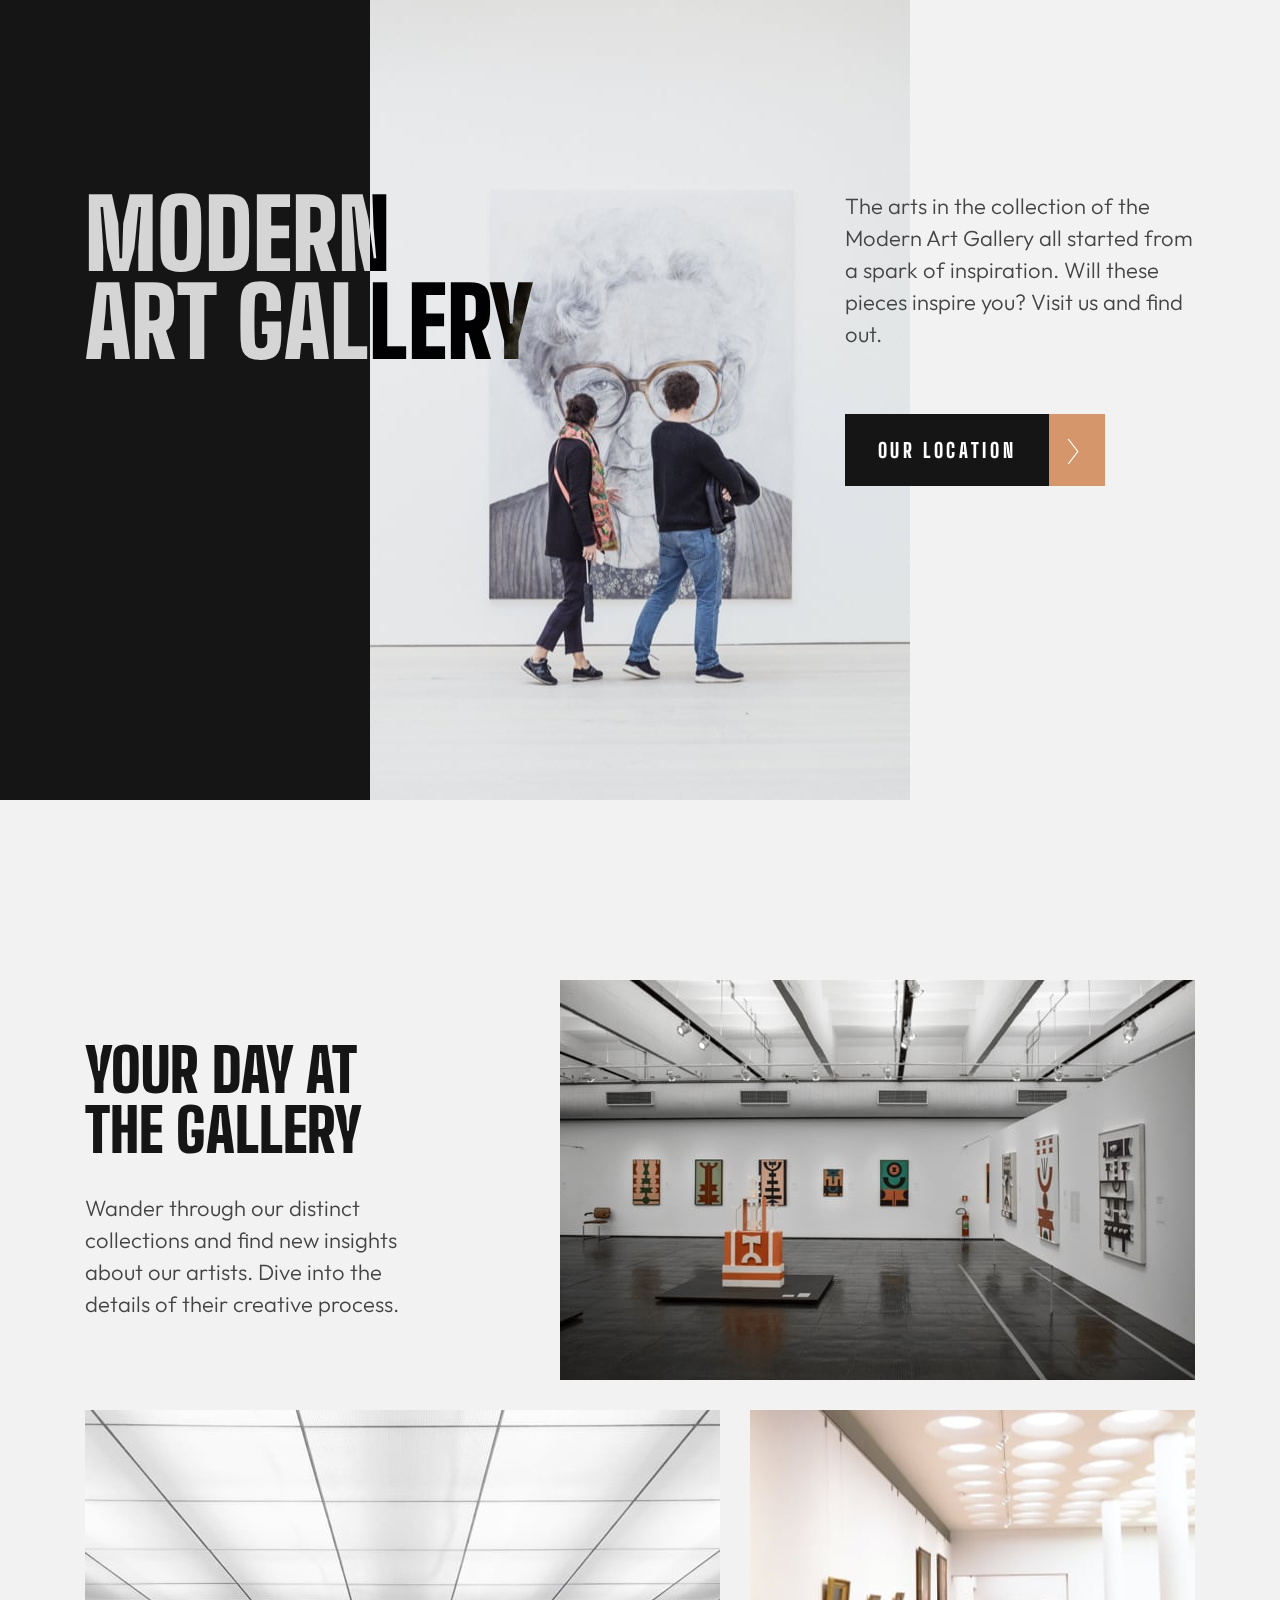
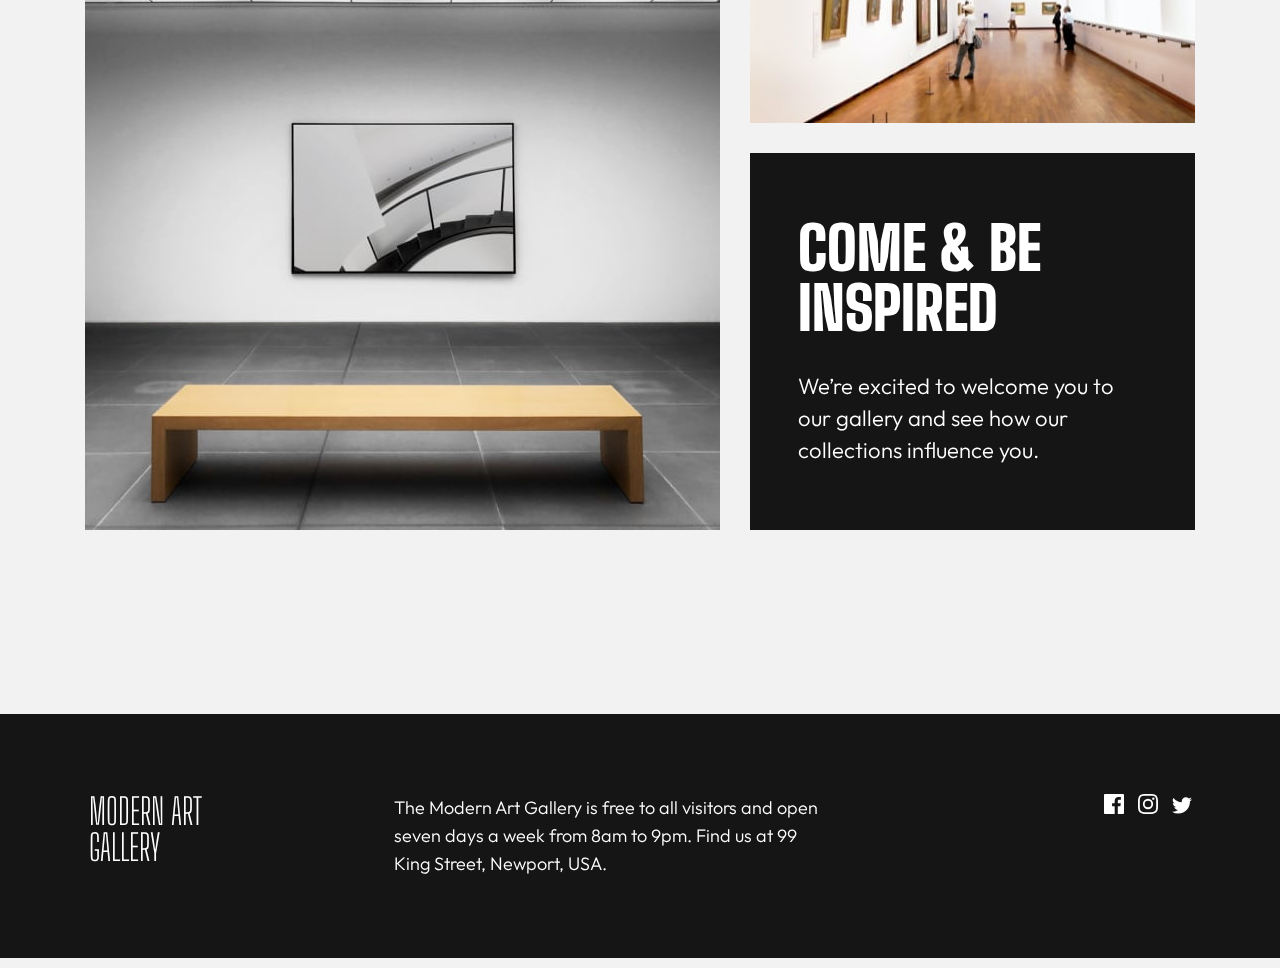
<file: index.html>
<!DOCTYPE html>
<html lang="en">
<head>
  <meta charset="UTF-8">
  <meta name="viewport" content="width=device-width, initial-scale=1.0">
  <link rel="preconnect" href="https://fonts.googleapis.com">
  <link rel="preconnect" href="https://fonts.gstatic.com" crossorigin>
  <link href="https://fonts.googleapis.com/css2?family=Big+Shoulders+Display:wght@900&display=swap" rel="stylesheet">

  <link rel="preconnect" href="https://fonts.googleapis.com">
<link rel="preconnect" href="https://fonts.gstatic.com" crossorigin>
<link href="https://fonts.googleapis.com/css2?family=Outfit:wght@300&display=swap" rel="stylesheet">

  <link rel="icon" type="image/png" sizes="32x32" href="./assets/favicon-32x32.png">
  <link rel="stylesheet" href="styles.css">
  
  <title>Frontend Mentor | Art gallery website</title>
</head>
  <body>
    <header id="head_container">
      <div id="head_container1">
            <div id="header_caption">
              <div id="header_caption1" class="inverted_colors bold-large-96 bold-font-l">Modern</div>
              <div id="header_caption2" class="inverted_colors bold-large-96 bold-font-l">Art Gallery</div>
            </div>
          <div id="header_description">
              <p id="header_paragraph" class="font-color-grey normal-size-22 normal-font-m">The arts in the collection of the Modern Art Gallery all started 
            from a spark of inspiration. Will these pieces inspire you? Visit 
            us and find out.</p> 
            
            <div id="head-button" class="header_button1">
              <button id="main-tour-button" class="button_border bold-font-m font-size-20 button-shape"><a href="./location.html" rel="noopener noreferrer" class="no-hyperlink">Our location</a></button> 
              <div class="arrow-button arrow"><img src="./assets/icon-arrow-right.svg" alt="" class="arrow-height"></div>
            </div>
          </div>
      </div>
      <div id="head_container2">
          <div id="head_caption_placeholder" class="desktop"></div>
          <div id="div_header_desktop_img" class="desktop">
            <img class="header_caption_img" src="./assets/desktop/image-hero.jpg" alt="">
          </div>

          <div id="div_header_tablet_img" class="tablet">
            <img class="header_caption_img" src="./assets/tablet/image-hero.jpg" alt="">
          </div>

          <div id="div_header_mobile_img" class="mobile">
            <img class="header_caption_img" src="./assets/mobile/image-hero.jpg" alt="">
          </div>
      </div> 

    </header>

    <main id="main_container">
        <div id="gallery_day_group">
          <div id="gallery_grid_caption" class="bold-large-60 bold-font-l margin_top_grid1">Your Day at the Gallery</div>
          <div id="grid_caption1" class="bold-large-60 bold-font-l margin_top_grid1">your day</div>
          <div id="grid_caption2" class="bold-large-60 bold-font-l">at the gallery</div>
          <p id="gallery_grid_narration" class="normal-font-m normal-size-22 font-color-grey"> Wander through our distinct collections and find new insights about our artists. Dive into the details of their creative process.</p>
        </div>

        <div id="img_desktop1" class="image-grid-1  desktop"><img src="./assets/desktop/image-grid-1.jpg" alt=""></div>
        <div id="img_tablet1" class="image-grid-1  tablet"><img src="./assets/tablet/image-grid-1.jpg" alt=""></div>
        <div id="img_mobile1" class="image-grid-1  mobile"><img src="./assets/mobile/image-grid-1.jpg" alt=""></div>

        <div id="img_desktop2" class="image-grid-2  desktop"><img src="./assets/desktop/image-grid-2.jpg" alt=""></div>
        <div id="img_tablet2" class="image-grid-2  tablet"><img src="./assets/tablet/image-grid-2.jpg" alt=""></div>
        <div id="img_mobile2" class="image-grid-2  mobile"><img src="./assets/mobile/image-grid-2.jpg" alt=""></div>

        <div id="img_desktop3" class="image-grid-3  desktop"><img src="./assets/desktop/image-grid-3.jpg" alt=""></div>
        <div id="img_tablet3" class="image-grid-3  tablet"><img src="./assets/tablet/image-grid-3.jpg" alt=""></div>
        <div id="img_mobile3"class="image-grid-3  mobile"><img src="./assets/mobile/image-grid-3.jpg" alt=""></div>

        <div id="gallery_invitation_group">
          <h2 id="gallery_invitation_header" class="bold-font-l bold-large-60 font-color-white">Come &amp; be inspired</h2>
          <p id="gallery_invitation_paragraph" class="normal-font-m normal-size-22 font-color-white">We’re excited to welcome you to our gallery and see how our collections influence you.</p>
        </div>
    </main>

    <footer id="footer_container">
        <div id="footer1">
          <div id="main-footer_head_text" class="footer-head-text-position bold-font-sm bold-large-36 font-color-white">Modern Art Gallery</div>
          <p id="main-footer-information" class="location-information normal-font-m normal-size-18 font-color-white">The Modern Art Gallery is free to all visitors and open seven days a week 
            from 8am to 9pm. Find us at 99 King Street, Newport, USA.</p>
          <div class="footer_social_links">
              <a class="social-media-main" href="#"><img src="./assets/icon-facebook.svg" alt="Facebook"></a>
              <a class="social-media-main social-media-spacing" href="#"><img src="./assets/icon-instagram.svg" alt="Instagram"></a>
              <a class="social-media-main social-media-spacing" href="#"><img src="./assets/icon-twitter.svg" alt="Twitter"></a>
          </div>
        </div>
    </footer>
  </body>
</html>
</file>
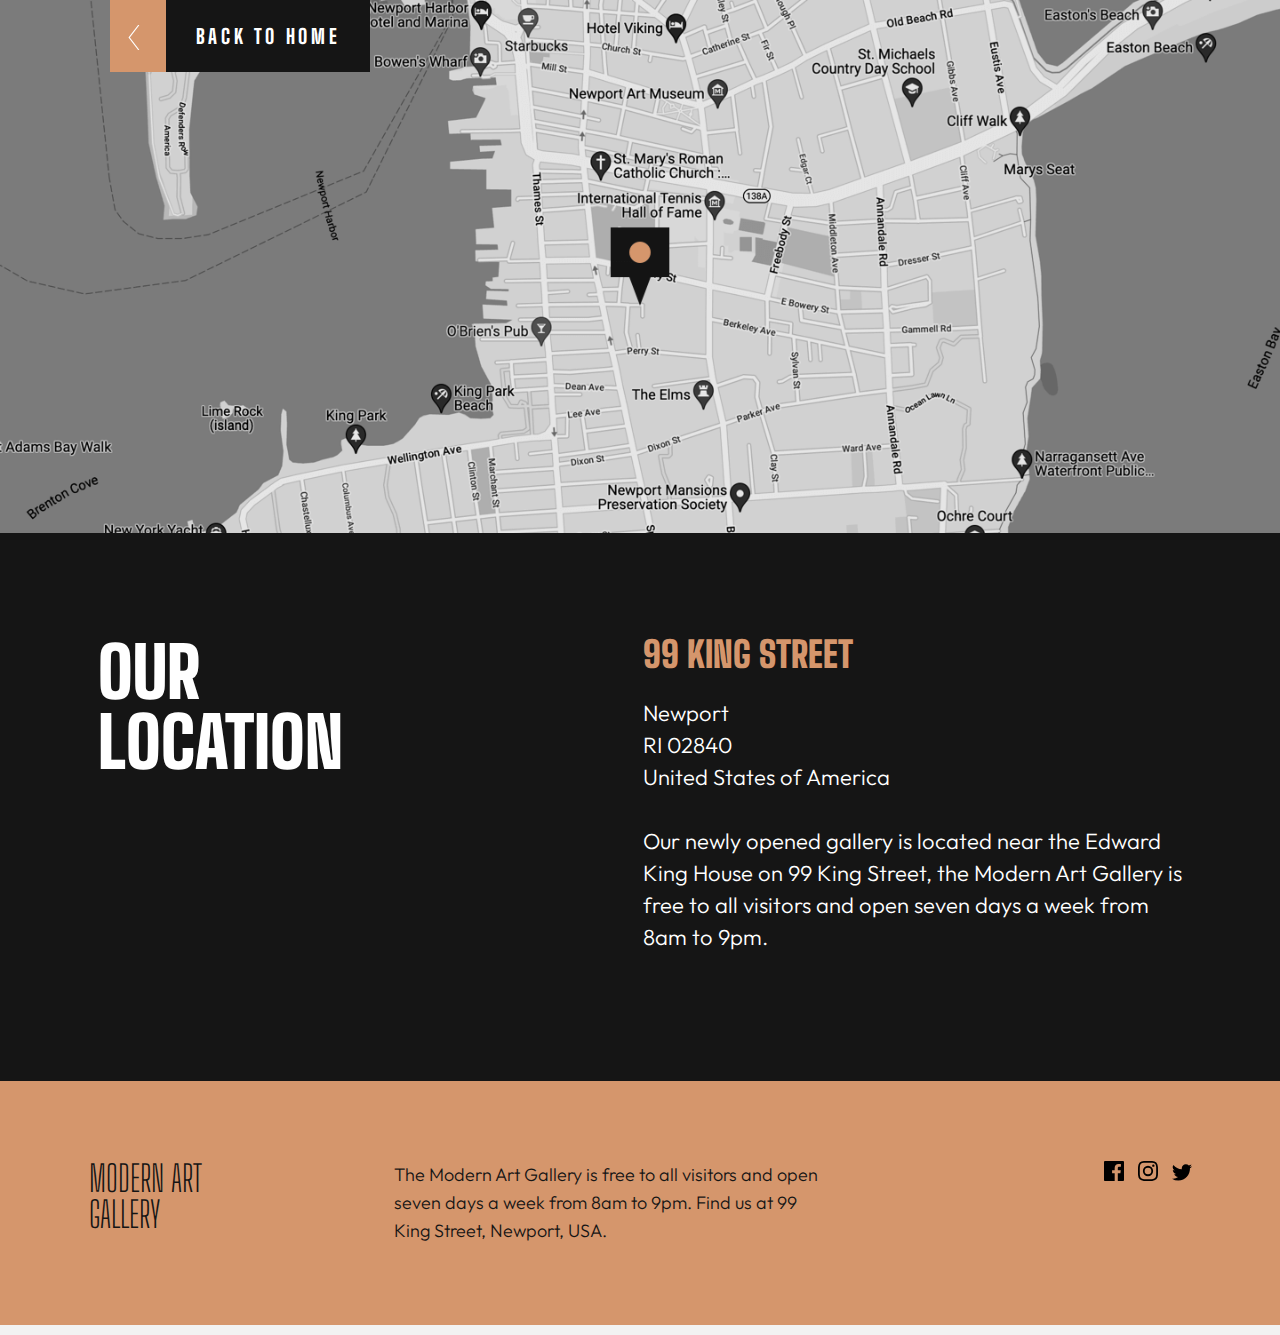
<file: location.html>
<!DOCTYPE html>
<html lang="en">
<head>
  <meta charset="UTF-8">
  <meta name="viewport" content="width=device-width, initial-scale=1.0">

  <link rel="preconnect" href="https://fonts.googleapis.com">
  <link rel="preconnect" href="https://fonts.gstatic.com" crossorigin>
  <link href="https://fonts.googleapis.com/css2?family=Big+Shoulders+Display:wght@900&display=swap" rel="stylesheet">

  <link rel="preconnect" href="https://fonts.googleapis.com">
  <link rel="preconnect" href="https://fonts.gstatic.com" crossorigin>
  <link href="https://fonts.googleapis.com/css2?family=Outfit:wght@300&display=swap" rel="stylesheet">

  <link rel="icon" type="image/png" sizes="32x32" href="./assets/favicon-32x32.png">

  <link rel="stylesheet" href="styles.css">
  
  <title>Frontend Mentor | Art gallery website</title>

</head>
    <body>
      <header id="map_head_container">
          <div id="map-button" class="header_button1">
            <div class="arrow-button arrow"><img src="./assets/icon-arrow-left.svg" alt="" class="arrow-height"></div>
            <button id="button_location" class="button_border bold-font-m font-size-20 button-shape"><a href="./index.html" rel="noopener noreferrer" class="no-hyperlink">Back to Home</a></button>
          </div>
        
          <div  class="desktop top-img-1"><img src="./assets/desktop/image-map.png" alt="" ></div>
          <div class="tablet top-img-1"><img src="./assets/tablet/image-map.png" alt=""></div>
          <div class="mobile top-img-1"><img src="./assets/mobile/image-map.png" alt=""></div>
      </header>

      <main id="main-location">
        <div id="address_container">
          <div id="location-header" class="bold-font-l bold-large-70 font-color-white">Our location</div>
          <div id="address-group">
            <h3 id="address-header" class="bold-font-l bold-large-36 font-color-gold">99 King Street</h3>
            <address id="map-address" class="normal-font-m normal-size-22 font-color-white">
              Newport <br>
              RI 02840<br>
              United States of America<br/>
            </address>
              
            <p id="map-gallery-paragraph" class="normal-font-m normal-size-22 font-color-white">  Our newly opened gallery is located near the Edward King House on 99 King 
      Street, the Modern Art Gallery is free to all visitors and open seven days 
      a week from 8am to 9pm.</p>
          </div>
      </div>
      </main>

      <footer id="map-footer-container">
        <div id="footer2">
          <div id="map-footer-text" class="footer-head-text-position bold-font-sm bold-large-36 font-color-black">Modern Art Gallery</div>
          <p id="footer-location-information" class="location-information normal-font-m normal-size-18 font-color-black">The Modern Art Gallery is free to all visitors and open seven days a week 
            from 8am to 9pm. Find us at 99 King Street, Newport, USA.</p>
          <div class="footer_social_links">
              <a class="social-media-map" href="#"><img src="./assets/icon-facebook.svg" alt="Facebook"></a>
              <a class="social-media-map social-media-spacing" href="#"><img src="./assets/icon-instagram.svg" alt="Instagram"></a>
              <a class="social-media-map social-media-spacing" href="#"><img src="./assets/icon-twitter.svg" alt="Twitter"></a>
          </div>
        </div>
      </footer>
    </body>
</html>
</file>
<file: styles.css>
*,html{
    margin:0;
    padding:0;
    box-sizing:border-box;
}

body{
    background-color: #F2F2F2;
    max-width: 100vw;
    min-height: 100vh;
    margin: 0 auto 10px auto;
    overflow-x: hidden; 
}

/* device mode content selectors */
.tablet,.mobile,#grid_caption1,
#grid_caption2,#img_tablet1,#img_mobile1,
#img_tablet2,#img_mobile2,#img_tablet3,#img_mobile3{
    height: 0; width: 0; overflow: hidden;
}

.desktop,#gallery_grid_caption,#img_desktop1
#img_desktop2,#img_desktop3{
    width:max-content;
    overflow:visible;
    height: fit-content;
}


/* Font Families */
.bold-font-l{
    font-family: 'Big Shoulders Display';
    font-style: normal;
    font-weight: 900;
    text-transform: uppercase;
}

.bold-font-m{
    font-family: 'Big Shoulders Display';
    font-style: normal;
    font-weight: 800;
    text-transform: uppercase;
}

.bold-font-sm{
    font-family: 'Big Shoulders Display';
    font-style: normal;
    font-weight: 300;
    text-transform: uppercase;
}

.normal-font-m{
    font-family: 'Outfit';
    font-style: normal;
    font-weight: 300;
}


/* Font Sizes */
.bold-large-96{
    font-size: 96px;
    line-height: 88px;
}

.bold-large-70{
    font-size: 70px;
    line-height: 65px;
}

.bold-large-60{
    font-size: 60px;
    line-height: 60px;
}

.bold-large-36{
    font-size: 36px;
    line-height: 36px;
}

.bold-large-70{
    font-size: 70px;
    line-height: 70px;
}

.normal-size-22{
    font-size: 22px;
    line-height: 32px;  
}

.font-size-20{
    font-size: 20px;
    line-height: 24px;
    letter-spacing: 3.63636px;
}

.normal-size-18{
    font-size: 18px;
    line-height: 28px;  
}



/* colors */
.font-color-black{
    color: #151515;
}

.font-color-gold{
    color: #D5966C;
}

.font-color-white{
    color:#FFFFFF;
}

.font-color-grey{
    color:#444444;;
}


/* Desktop Mode */

/* Gallery Page */
#head_container{
    margin:0 auto;
}

#head_caption_placeholder{
    width: 450px;
    height:800px;
    background-color: #151515;
}

#head_container2{
    display: flex;
    max-height: 800px;
    margin:0 auto;

}

#head_container1{
    display: flex;
    position:absolute;
    margin-top: 190px;
    margin-left:165px;
    margin-right:165px;
}

#header_caption{
    width: 550px;
    height: 176px;
    margin-top: 0px;
    margin-right:210px;
}

/* Invert Color Selection */
.inverted_colors{
    background: inherit;
    background-clip:content-box;
    color:#151515;
    filter:invert(1);
    mix-blend-mode: difference;
}

#header_paragraph{
    margin-top: 0px;
    margin-bottom: 64px;
    width: 350px;
}

#header_description{
    margin-top:0px;
    max-height: 304px;
}


/* Location Button Group Styling */
.header_button1{
    display: flex;
    max-height: 72px;
}

.button-shape{
    height:72px;
    width: 204px;
    background:#151515 ;
}

.header_button1:hover .button-shape{
   background: #D5966C;
     border: none;
     cursor: pointer;
}

.header_button1:hover .arrow-button{
    background:#151515;
    cursor: pointer;
}

/* Arrow Icon Design and height*/
.arrow{
    height: 72px;
    width: 56px;
    background: #D5966C;
}
.arrow-height{
    width:12px;
    height: 25px;
    margin:25px 18px;
}

.button_border{
    border:0px;
}

.no-hyperlink{
    text-decoration: none;
    color: #FFFFFF;
}

/* main body Grid */
#main_container{
    position: relative;
    margin:180px auto;
    width: 1110px;
    min-height: 1150px;
    display: grid;

    grid-template-columns: 445px 1fr;

    grid-template-rows: 400px 313px auto;

    grid-template-areas: 
        "gallery_day img_grid1"
        "img_grid2 img_grid3"
        "img_grid2 gallery_invite";  

    grid-gap:30px;
}

#gallery_day_group{
    grid-area: gallery_day;
    margin-top: 60px;
    width: max-content;
    height: 280px;
}

.image-grid-1 {
    grid-area:img_grid1 ;
    width: max-content;
    height: 400px;
    justify-content: start;
    font-size: 0;
}

.image-grid-2{
    grid-area: img_grid2;
    width: 635px;
    height: 720px;
}

.image-grid-3{
    grid-area: img_grid3;
    width: 445px;
    height :313px;
    justify-self: end;
    font-size: 0;
}

#gallery_invitation_group{
    grid-area: gallery_invite;
    width:445px ;
    height: 377px;
    justify-self: end;
    background: #151515;
    font-size: 0;
}

#gallery_grid_caption{ 
    color: #151515;
    margin: 0px;
    width: 350px;
}

#gallery_grid_narration{
    margin-top:32px;
    width: 350px;
    margin-bottom: 0px;
    margin-right:0px;
}

#gallery_invitation_header{
    margin: 65px auto 32px auto;
    width: 350px;
}

#gallery_invitation_paragraph{
    margin:0px auto 64px auto;
    width: 350px;
}

/* Footer Social Links */



/* main footer */

.footer_social_links{
    display: inline-block;
    margin-left: 280px;
}

.social-media-spacing{
    margin-left:10px;
}

 .social-media-map{
    filter: invert(100%) sepia(0%) saturate(0%) hue-rotate(41deg) brightness(101%) contrast(104%);
} 

.social-media-map:hover{
    
    filter: invert(0%) sepia(0%) saturate(7488%) hue-rotate(163deg) brightness(107%) contrast(100%);
}

.social-media-main:hover{
    filter :invert(67%) sepia(59%) saturate(374%) hue-rotate(336deg) brightness(100%) contrast(100%);
}
/* ........................... changes */

#address_container{
    display: flex;
    justify-content: space-evenly;   
    padding-top: 104px;
    padding-bottom: 128px;
    margin:0 auto;
}

#main-location{
    background-color: #151515;
    width: 100vw;
    height: 548px;
}

#map-address{
    font-style: normal;
    margin:24px 0px 32px 0px
}

#map-gallery-paragraph{
    width:540px;
}


#location-header{
    width: 350px;
    margin-left: 0px;
    margin-top:0px;
}

#address-header{
    margin-top:0px;
}

/* .................................... */

/* Location Page */
#map_head_container{
    height: auto;
    width: 100vw;
    font-size: 0;
}

#map-button{
    position: absolute;
    top:0px;
    left:156px;
}

#map-footer-container,
#footer_container{
    width: 100vw;
    height: 244px;
    margin:0 auto;
}

#footer1,#footer2{
    display: flex;
    justify-content: space-between;
    width: fit-content;
    padding-top: 80px;
    margin: 0 auto;
}

/* .......................... */

#map-footer-container{
    background: #D5966C;
}

.footer-head-text-position{
    width: 170px;
    height: 58px;
}


        
#address-group{
    margin-right: 0px;
    margin-top:0px;
    margin-left: 100px;
}
    

.location-information{
    width: 430px;
    height:max-content;
    margin-left:135px;
}


#footer_container{
    background: #151515;
}

/* Break Points */

/* Tablet Mode3 */
@media screen and (max-width:1280px){

        /* device mode content selectors */
    .tablet,.mobile,#grid_caption1,
    #grid_caption2,#img_tablet1,#img_mobile1,
    #img_tablet2,#img_mobile2,#img_tablet3,#img_mobile3{
        height: 0; width: 0; overflow: hidden;
    }

    .desktop,#gallery_grid_caption,#img_desktop1
    #img_desktop2,#img_desktop3{
        width:max-content;
        overflow:visible;
        height: fit-content;
    }


    #head_container1{
        display: flex;
        position:absolute;
        margin-top: 190px;
        margin-left:85px;
        margin-right:auto;
    }

    #head_caption_placeholder{
        width: 370px;
    }


    #gallery_grid_caption{ 
        color: #151515;
        margin: 0px;
        width: 350px;
    }


    #map_head_container{
        height: auto;
        width: 100vw;
        font-size: 0;
    }
    
    #map-button{
        position: absolute;
        top:0px;
        left:110px;
    }

   .top-img-1>img{
        width: 100vw;
    }

    #address_container{
        display: flex;
        justify-content: space-around;   
        padding-top: 104px;
        padding-bottom: 128px;
        margin:0 auto;
    }

    #main-location{
        background-color: #151515;
        width: 100vw;
        height: 548px;
    }
    
    #address-group{
        margin-right: 0px;
        margin-top:0px;
        margin-left:0px;
    }
    
    #map-address{
        font-style: normal;
        margin:24px 0px 32px 0px
    }
    
    #map-gallery-paragraph{
        width:540px;
    }
    
    
    #location-header{
        width: 350px;
        margin-left: 0px;
        margin-top:0px;
    }
    
    #address-header{
        margin-top:0px;
    }

    .location-information{
        width: 430px;
        height:max-content;
        margin-left:135px;
    }
    



}



/* Tablet Mode2 */
@media screen and (min-width:870px) and (max-width:1100px){

    .desktop,.mobile,#head_caption_placeholder,
    #grid_caption1,#grid_caption2,#img_desktop1,
    #img_desktop2,#img_desktop3,#img_mobile1,
    #img_mobile2,#img_mobile3{
        height: 0; width: 0; overflow: hidden;
    }

    .tablet,#gallery_grid_caption,#img_tablet1,
    #img_tablet2,#img_tablet3{
        width:max-content;
        overflow:visible;
        height: fit-content;
    }

    /* Location Page */
    #map_head_container{
        width: fit-content;
        height: fit-content;
    }

    #address-group{
        width: 398px;
        height:268px;
        margin: 0px;
        margin-left: 0px;
    }

    #map-button{
        left:89px;
    }

    #address_container{
        display: flex;
        justify-content: space-around;   
        padding-top: 88px;
        padding-bottom: 80px;
        margin:0 auto;
    }

    #location-header{
        font-size: 55px;
        line-height: 50px; 
        margin: 0px;
        height:100px;
        width: 250px;
    }

    #address-header{
        font-size: 32px;
        line-height: 32px;   
    }

    #map-address,#map-gallery-paragraph {
            margin-top: 20px;
     }

    #map-gallery-paragraph{
        width: 398px;
        height: 112px;
        margin-right: 40px;
    }

    #main-location{
        width:100vw;
        height: 436px;
    }


    /* Gallery Page */
    #div_header_tablet_img{
        height: fit-content;
        width:580px;
        font-size: 0;
    }

    #div_header_tablet_img>img{
        height: auto;
        width:580px;
    }

    #header_caption{
        width: 330px;
        height:130px;
        margin-right: 0px;
    }

    .inverted_colors{
        mix-blend-mode: normal;
        filter: invert(0);
    }

    #header_caption1,#header_caption2{
        font-size: 70px;
        line-height: 65px; 
    }

    #gallery_grid_caption{
        width: 220px;
    }

    #gallery_grid_narration,
    #gallery_invitation_paragraph,
    #map-address,#map-gallery-paragraph,
    #header_paragraph{
        font-size: 18px;
        line-height: 28px;
    }

    #header_paragraph{
        margin-top:48px;
        margin-bottom: 48px;
    }

    #head_container1{
        flex-direction: column;
        margin-top:195px;
        margin-left:520px;
    }





    /* Grid Section */
    #main_container{

        width: 810px;
        height: auto;
        gap:11px;
        margin:350px auto 120 auto;

        grid-template-columns: 345px 1fr;
        grid-template-rows: 405px 335px auto;
    }

    .image-grid-1>img {
        height: 405px;
        width: 465px;
    }

    .image-grid-2>img {
        height: 735px;
        width: 465px;
    }

    .image-grid-3>img {
        height: 335px;
        width: 345px;
    }

    #gallery_day_group{
        margin-top: 36px;
        width: 223px;
        height: 280px;
    }

    #gallery_grid_caption,
    #gallery_invitation_header
    {
        font-size: 50px;
        line-height: 45px;
    }

    #gallery_grid_narration{
        margin-top:24px;
        width: 230px;
    }

    .image-grid-3{
        justify-self:end;
    }
    #gallery_invitation_group{
        width:345px ;
        height: 390px;
        justify-self: end;
    }

    #gallery_invitation_header{
        width:223px;
        margin:85px 28px 24px 29px;
    }

    #gallery_invitation_paragraph{
        width:223px;
        margin-left:29px
    }
    

/* Location Html styling */
    .top-img-1{
        font-size: 0;
    }

    .top-img-1>img{
        width: 100vw;
    }

   
/* Footer Section  */
    #footer_container,#map-footer-container
    {
    width: 100vw;
    height:216px;
    }

#footer1,#footer2{
    width: fit-content;
    padding-top: 56px;
    margin: 0 auto;
}


#main-footer-information,
#footer-location-information{
    font-size:16px;
    line-height:26px;

    width: 281px;
    height: 104px;
    margin-left:180px;
}

#main-footer_head_text,#map-footer-text{
    font-size:24px;
    line-height: 26px;

    width:113.06px;
    height:40px;
}

.footer_social_links{
    /* margin-right:39px; */
    margin-left: 163px;
}



}

/* Tablet Mode1 */
@media screen and (min-width:768px) and (max-width:869px){

    .desktop,.mobile,#head_caption_placeholder,
    #grid_caption1,#grid_caption2,#img_desktop1,
    #img_desktop2,#img_desktop3,#img_mobile1,
    #img_mobile2,#img_mobile3{
        height: 0; width: 0; overflow: hidden;
    }

    .tablet,#gallery_grid_caption,#img_tablet1,
    #img_tablet2,#img_tablet3{
        width:max-content;
        overflow:visible;
        height: fit-content;
    }

    /* Location Page */
    #map_head_container{
        width: fit-content;
        height: fit-content;
    }

    #address_container{
        display: flex;
        justify-content: space-evenly;   
        padding-top: 88px;
        padding-bottom: 80px;
        margin:0 auto;
    }


    #address-group{
        width: 398px;
        height:268px;
        margin: 0px;
    }

    #map-button{
        left:39px;
    }

    #location-header{
        font-size: 55px;
        line-height: 50px; 
        margin: 0px;
        height:100px;
        width: 250px;
    }

    #address-header{
        font-size: 32px;
        line-height: 32px;   
    }

    #map-address,#map-gallery-paragraph {
            margin-top: 20px;
     }

    #map-gallery-paragraph{
        width: 398px;
        height: 112px;
        margin-right: 40px;
    }

    #main-location{
        width:100vw;
        height: 436px;
    }


    /* Gallery Page */
    #div_header_tablet_img{
        height: 700px;
    }

    #header_caption{
        width: 330px;
        height:130px;
        margin-right: 0px;
    }

    .inverted_colors{
        mix-blend-mode: normal;
        filter: invert(0);
    }

    #header_caption1,#header_caption2{
        font-size: 70px;
        line-height: 65px; 
    }

    #gallery_grid_caption{
        width: 220px;
    }

    #gallery_grid_narration,
    #gallery_invitation_paragraph,
    #map-address,#map-gallery-paragraph,
    #header_paragraph{
        font-size: 18px;
        line-height: 28px;
    }

    #header_paragraph{
        margin-top:48px;
        margin-bottom: 48px;
    }

    #head_container1{
        flex-direction: column;
        margin-top:145px;
        margin-left:390px;
    }


    /* Grid Section */
    #main_container{
        width: 689px;
        height: 1131px;
        gap:11px;
        margin:120px auto;

        grid-template-columns: 280px 1fr;
        grid-template-rows: 400px 313px auto;
    }

    .image-grid-1>img {
        max-height: 400px;
    }

    .top-img-1{
        font-size: 0;
    }

    .top-img-1>img{
        width: 100vw;
    }

    #gallery_day_group{
        margin-top: 36px;
        width: 223px;
        height: 280px;
    }

    #gallery_grid_caption,
    #gallery_invitation_header
    {
        font-size: 50px;
        line-height: 45px;
    }

    #gallery_grid_narration{
        margin-top:24px;
        width: 230px;
    }
    .image-grid-2{
        font-size: 0;
    }
    .image-grid-3{
        justify-self:end;
    }

    #gallery_invitation_group{
        width:280px ;
        height: 396px;
        justify-self: end;
    }

    #gallery_invitation_header{
        width:223px;
        margin:85px 28px 24px 29px;
    }

    #gallery_invitation_paragraph{
        width:223px;
    }
    
     /* Footer Section  */
     #footer_container,#map-footer-container
     {
        width: 100vw;
        height:216px;
    }

/* ......................17 Oct 2022 */

    /* footer1 & footer2 containers */
    #footer1,#footer2{
        width: fit-content;
        padding-top: 56px;
        margin: 0 auto;
    }

    #main-footer-information,
    #footer-location-information{
        font-size:16px;
        line-height:26px;

        width: 281px;
        height: 104px;
        margin-left:68px;
    }
/* ................................................ */

    /* .footer_social_links
    {
        margin-right: 40px;
    } */

    .footer_social_links
    {
        margin-left: 133px;
    }


    #main-footer_head_text,#map-footer-text{
        font-size:24px;
        line-height: 26px;

        width:113.06px;
        height:40px;
    }

}

/* Mobile Mode 1 */
@media screen and (min-width:375px) and (max-width:419px){

    .desktop ,.tablet,#head_caption_placeholder,
    #gallery_grid_caption, #img_desktop1,#img_desktop2,
   #img_desktop3,#img_tablet1,#img_tablet2,#img_tablet3{
        height: 0; width: 0; overflow: hidden;
    }

    .mobile,#grid_caption1,#grid_caption2,
    #img_mobile1,#img_mobile2,#img_mobile3{
        width:max-content;
        overflow:visible;
        height: fit-content;
    }



    /* Main Gallery Page */

    #head_container2{
        position: absolute;
        top:0px;
        height: 240px;
        margin: 0px auto;
    }

    #head_container1{
        position:relative;
        flex-direction: column;
        width:343px;
        margin:278px auto 30px auto;
    }

    .inverted_colors{
        mix-blend-mode: normal;
        filter: invert(0);
    }
   
    .header_caption_img{
        width: 100vw;
    }

       /* Grid */
    #main_container{
        width: 343px;
        height: 1605px;
        gap:16px;
        margin:120px auto;

        grid-template-areas: 
        "img_grid1"
        "gallery_day "
        "img_grid2"
        "img_grid3"
        "gallery_invite";  

        grid-template-columns: 343px;
        grid-template-rows:320px 223px 480px 200px 293px;
        
    }

    #header_caption{
        margin:0px 0px 32px 0px;
        height:110px;
        width:280px;
    }

    #header_caption1,#header_caption2{
        font-size:60px;
        line-height: 55px; 
    }

    #header_paragraph{
        margin:0px auto 32px auto;
    }


    #header_paragraph, 
    #gallery_grid_narration,
    #gallery_invitation_paragraph{
        font-size:18px;
        line-height: 28px;
    }

    #gallery_day_group{
        margin-top:9px;
        margin-bottom:16px;
        width: 343px;
        height:250px;
    }

    #grid_caption1,#grid_caption2,#gallery_invitation_header 
    {
        font-size: 50px;
        line-height: 45px;
    } 

    #gallery_grid_narration{
        margin:21px auto 0px auto;
        height:112px;
        width: 343px;
    }

    .image-grid-2{
        margin-bottom: 0px;
    } 

    #gallery_invitation_group{
        width:343px; height:auto;
    }

    #gallery_invitation_header{
        margin:48px auto 24px auto;
        width:295px;height:90px;
    }

    #gallery_invitation_paragraph{
        margin:0px auto 47px auto;
        width:295px; height:84px;
    }


    #footer_container,#map-footer-container{
        width:100vw;
        height:auto;
    }

    #footer1,#footer2{
        flex-direction: column;
        /* margin:0px auto; */
        margin-left: 35px;
        padding-top: 48px;
        padding-left:0px;
        padding-bottom:48px;
    }


    /* .......................... */

    #main-footer_head_text, #map-footer-text{
        margin:0px 0px 38px 0px;
        height:40px; width:112px;
        font-size:24px;
        line-height: 22px;
    }


    #main-footer-information,
    #footer-location-information{
        font-size:16px;
        line-height: 26px;
        width:311px; height:104px;
        margin:0px 0px 38px 0px;
    }

    .footer_social_links{
        margin:0px; 
    }


    /* Location Page */

    #map-button{
        left:0px;
    }

    .top-img-1>img{
        width: 100vw;
    }

    .top-img-1{
        font-size: 0;
    }

    #map_head_container{
        height:fit-content;
        width:100vw;
    }


    #address_container{
        flex-direction: column;
        padding-top: 48px;
        padding-bottom: 56px;
        width: 343px;
        margin:0 auto;
    }


    #main-location{
        width:100vw; height:493px;
    }

    #location-header{
        font-size: 50px;
        line-height: 45px;
        margin: 0 0 48px 0;
        width:343px; height:45px;
    }

    #address-group{
        margin:0px;
        width: 343px; height: 296px;
    }

    #address-header{
        font-size: 32px;
        line-height:32px;
    }

    #map-address, #map-gallery-paragraph
    {
        font-size: 18px;
        line-height: 28px;
    }
    
    #map-gallery-paragraph 
    {
        width: 343px; height: 140px;
    }

}

/* Mobile mode 2 */
@media screen and (min-width:420px) and (max-width:767px){

    .desktop ,.tablet,#head_caption_placeholder,
    #gallery_grid_caption, #img_desktop1,#img_desktop2,
   #img_desktop3,#img_tablet1,#img_tablet2,#img_tablet3{
        height: 0; width: 0; overflow: hidden;
    }

    .mobile,#grid_caption1,#grid_caption2,
    #img_mobile1,#img_mobile2,#img_mobile3{
        width:max-content;
        overflow:visible;
        height: fit-content;
    }

    /* Main Gallery Page */

    #head_container2{
        position: absolute;
        top:0px;
        height: 240px;
        margin: 0px auto;
    }

    #head_container1{
        position:relative;
        flex-direction: column;
        width:82vw;
        margin:360px auto 30px auto;
    }

    .header_caption_img{
        width: 100vw;
    }

    .inverted_colors{
        mix-blend-mode: normal;
        filter: invert(0);
    }


       /* Grid */
    #main_container{
        width: 82vw;
        height: fit-content;
        gap:16px;
        margin:120px auto;

        grid-template-areas: 
        "img_grid1"
        "gallery_day "
        "img_grid2"
        "img_grid3"
        "gallery_invite";  

        grid-template-columns:82vw;
        grid-template-rows:auto auto auto auto auto;
        
    }

    #header_caption{
        margin:0px 0px 32px 0px;
        height:110px;
        width:280px;
    }

   #header_caption1,#header_caption2{
        font-size:60px;
        line-height: 55px;
   }

    
    #header_paragraph{
        margin:0px 0px 32px 0px;
        width: 420px;
    }


    #header_paragraph, 
    #gallery_grid_narration,
    #gallery_invitation_paragraph{
        font-size:22px;
        line-height: 32px;
    }


   #gallery_day_group{
        margin-top:20px;
        margin-bottom: 16px;
        width: 82vw;
        height:250px;
    }

    #grid_caption1,#grid_caption2,#gallery_invitation_header 
    {
        font-size: 50px;
        line-height: 45px;
    }

    #gallery_grid_narration{
        margin:21px 0 0 0;
        height:112px;
        width: 400px;
    }

    .image-grid-1>img, .image-grid-2>img,
    .image-grid-3>img
    {
        width: 82vw;
    }

    .image-grid-2{
        margin-bottom: 0px;
    } 

    #gallery_invitation_group{
        width:82vw; height:auto;
    }

    #gallery_invitation_header{
        margin:48px auto 24px 48px;
        width:45vw;height:90px;
    }

    #gallery_invitation_paragraph{
        margin:0px auto 47px auto;
        width:350px; height:84px;
    }


    /* ........................................ */
    #footer_container,#map-footer-container{
        width:100vw;
        height:auto;
    }

    #footer1,#footer2{
        flex-direction: column;
        padding-top: 48px;
        margin-left :60px;  
        padding-left:10px;
        padding-bottom:48px;
    }


    #main-footer_head_text, #map-footer-text{
        margin:0px 0px 38px 0px;
        height:40px; width:112px;
        font-size:24px;
        line-height: 22px;
    }

    #main-footer-information,
    #footer-location-information{
        font-size:16px;
        line-height: 26px;
        width:311px; height:104px;
        margin: 0px 0px 38px 0px;
    }

    .footer_social_links{
        margin:0px; 
    }



    /* Location Page */

    #map-button{
        left:0px;
    }

    .top-img-1>img{
        width: 100vw;
    }

    #map_head_container{
        height:fit-content;
        width:100vw;
    }

    #address_container{
        flex-direction: column;
        padding-top: 48px;
        padding-bottom: 56px;
        width: 80vw;
        margin:0 auto;
    }

    #main-location{
        width:100vw; height:493px;
    }

    #location-header{
        font-size: 50px;
        line-height: 45px;
        margin-bottom:48px;
        width: 80vw; height:45px;
    }

    #address-group{
        margin:0px;
        width: 80vw; height: 296px;
    }

    #address-header{
        font-size: 32px;
        line-height:32px;
    }

    #map-address, #map-gallery-paragraph
    {
        font-size: 18px;
        line-height: 28px;
    }
    
    #map-gallery-paragraph 
    {
        width: 343px; height: 140px;
    }

}

/* Mobile Mode 3 */
@media screen and (max-width:374px){

    .desktop ,.tablet,#head_caption_placeholder,
    #gallery_grid_caption, #img_desktop1,#img_desktop2,
   #img_desktop3,#img_tablet1,#img_tablet2,#img_tablet3{
        height: 0; width: 0; overflow: hidden;
    }

    .mobile,#grid_caption1,#grid_caption2,
    #img_mobile1,#img_mobile2,#img_mobile3{
        width:max-content;
        overflow:visible;
        height: fit-content;
    }



    /* Main Gallery Page */

    #head_container2{
        position: absolute;
        top:0px;
        height: 240px;
        margin: 0px auto;
    }

    #head_container1{
        position:relative;
        flex-direction: column;
        width:340px;
        margin:278px auto 30px auto;
    }

    .inverted_colors{
        mix-blend-mode: normal;
        filter: invert(0);
    }
   
    .header_caption_img{
        width: 100vw;
    }

       /* Grid */
    #main_container{
        width: 340px;
        height: 1605px;
        gap:16px;
        margin:120px auto;

        grid-template-areas: 
        "img_grid1"
        "gallery_day "
        "img_grid2"
        "img_grid3"
        "gallery_invite";  

        grid-template-columns: 340px;
        grid-template-rows:320px 223px 480px 200px 293px;
        
    }

    #header_caption{
        margin:0px 0px 32px 0px;
        height:110px;
        width:290px;
    }

    #header_caption1,#header_caption2{
        font-size:60px;
        line-height: 55px; 
    }

    #header_paragraph{
        margin:0px auto 32px auto;
    }


    #header_paragraph, 
    #gallery_grid_narration,
    #gallery_invitation_paragraph{
        font-size:18px;
        line-height: 28px;
    }

    #gallery_day_group{
        margin-top:9px;
        margin-bottom:16px;
        width: 300px;
        height:250px;
    }

    #grid_caption1,#grid_caption2,#gallery_invitation_header 
    {
        font-size: 50px;
        line-height: 45px;
    } 

    #gallery_grid_narration{
        margin:21px 0 0px 0;
        height:112px;
        width: 320px;
    }

    .image-grid-2{
        margin-bottom: 0px;
    } 

    #img_mobile2>img, #img_mobile1>img, #img_mobile3>img
    {
        width: 340px;
    }

    #gallery_invitation_group{
        width:340px; height:auto;
    }

    #gallery_invitation_header{
        margin:48px auto 24px auto;
        width:280px;height:90px;
    }

    #gallery_invitation_paragraph{
        margin:0px auto 47px auto;
        width:285px; height:84px;
    }

    
    
    /* ........................ */

    #footer_container,#map-footer-container{
        width:100vw;
        height:auto;
    }

    #footer1,#footer2{
        flex-direction: column;
        margin-left: 20px;
        padding-top: 48px;
        padding-left:0px;
        padding-bottom:48px;
    }


    /* .......................... */

    #main-footer_head_text, #map-footer-text{
        margin:0px 0px 38px 0px;
        height:40px; width:112px;
        font-size:24px;
        line-height: 22px;
    }


    #main-footer-information,
    #footer-location-information{
        font-size:16px;
        line-height: 26px;
        width:310px; height:104px;
        margin:0px 0px 38px 0px;
    }

    .footer_social_links{
        margin:0px; 
    }


    /* Location Page */

    #map-button{
        left:0px;
    }

    .top-img-1>img{
        width: 100vw;
    }

    .top-img-1{
        font-size: 0;
    }

    #map_head_container{
        height:fit-content;
        width:100vw;
    }

    
    #address_container{
        flex-direction: column;
        padding-top: 48px;
        padding-bottom: 56px;
        width: 340px;
        margin:0 auto;
    }


    #main-location{
        width:100vw; height:493px;
    }

    #location-header{
        font-size: 50px;
        line-height: 45px;
        margin: 0 0 48px 0;
        width:340px; height:45px;
    }

    #address-group{
        margin:0px;
        width: 340px; height: 296px;
    }

    #address-header{
        font-size: 32px;
        line-height:32px;
    }

    #map-address, #map-gallery-paragraph
    {
        font-size: 18px;
        line-height: 28px;
    }
    
    #map-gallery-paragraph 
    {
        width: 340px; height: 140px;
    }

}

/* Mobile Mode 4 */
@media screen and (min-width:280px) and (max-width:320px){

    .desktop ,.tablet,#head_caption_placeholder,
    #gallery_grid_caption, #img_desktop1,#img_desktop2,
   #img_desktop3,#img_tablet1,#img_tablet2,#img_tablet3{
        height: 0; width: 0; overflow: hidden;
    }

    .mobile,#grid_caption1,#grid_caption2,
    #img_mobile1,#img_mobile2,#img_mobile3{
        width:max-content;
        overflow:visible;
        height: fit-content;
    }



    /* Main Gallery Page */

    #head_container2{
        position: absolute;
        top:0px;
        height: 180px;
        margin: 0px auto;
    }

    #head_container1{
        position:relative;
        flex-direction: column;
        width:252px;
        margin:200px auto 20px auto;
    }

    .inverted_colors{
        mix-blend-mode: normal;
        filter: invert(0);
    }
   
    .header_caption_img{
        width: 100vw;
    }

       /* Grid */
    #main_container{
        width: 252px;
        height: auto;
        gap:12px;
        margin:120px auto;

        grid-template-areas: 
        "img_grid1"
        "gallery_day "
        "img_grid2"
        "img_grid3"
        "gallery_invite";  

        grid-template-columns: 252px;
        grid-template-rows:235px 210px 353px 147px auto;
        
    }

    #header_caption{
        margin:0px 0px 25px 0px;
        height:110px;
        width:245px;
    }

    #header_caption1,#header_caption2{
        font-size:50px;
        line-height: 50px; 
    }

    #header_paragraph{
        margin:0px auto 32px auto;
        width: 252px;
    }


    #header_paragraph, 
    #gallery_grid_narration,
    #gallery_invitation_paragraph{
        font-size:14px;
        line-height: 23px;
    }

    #gallery_day_group{
        margin-top:9px;
        margin-bottom:16px;
        width: 230px;
        height:200px;
    }

    #grid_caption1,#grid_caption2,#gallery_invitation_header 
    {
        font-size: 45px;
        line-height: 45px;
    } 

    #gallery_grid_narration{
        margin:21px 0 0px 0;
        height:112px;
        width: 252px;
    }

    .image-grid-2{
        margin-bottom: 0px;
    } 

    #img_mobile2>img, #img_mobile1>img, #img_mobile3>img
    {
        width: 252px;
    }

    #gallery_invitation_group{
        width:252px; height:auto;
    }

    #gallery_invitation_header{
        margin:48px auto 24px auto;
        width:235px;height:90px;
    }

    #gallery_invitation_paragraph{
        margin:0px auto 0px auto;
        width:230px; height:84px;
    }

    
    

    #footer_container,#map-footer-container{
        width:100vw;
        height:auto;
    }

    #footer1,#footer2{
        flex-direction: column;
        /* margin-left: 20px; */
        padding-top: 48px;
        padding-left:0px;
        padding-bottom:48px;
    }



    #main-footer_head_text, #map-footer-text{
        margin:0px 0px 38px 0px;
        height:40px; width:112px;
        font-size:24px;
        line-height: 22px;
    }


    #main-footer-information,
    #footer-location-information{
        font-size:12px;
        line-height: 24px;
        width:230px; height:100px;
        margin:0px 0px 38px 0px;
    }

    .footer_social_links{
        margin:0px; 
    }


    /* Location Page */

    #map-button{
        left:0px;
    }

    .top-img-1>img{
        width: 100vw;
    }

    .top-img-1{
        font-size: 0;
    }

    #map_head_container{
        height:fit-content;
        width:100vw;
    }
    
    #address_container{
        flex-direction: column;
        padding-top: 48px;
        padding-bottom: 56px;
        width: 252px;
        margin:0 auto;
    }

    #main-location{
        width:100vw; height:493px;
    }

    #location-header{
        font-size: 45px;
        line-height: 45px;
        margin: 0 0 48px 0;
        width:252px; height:45px;
    }

    #address-group{
        margin:0px;
        width: 252px; height: 296px;
    }

    #address-header{
        font-size: 32px;
        line-height:32px;
    }

    #map-address, #map-gallery-paragraph
    {
        font-size: 14px;
        line-height: 28px;
    }
    
    #map-gallery-paragraph 
    {
        width: 265px; height: 140px;
    }

}
</file>
